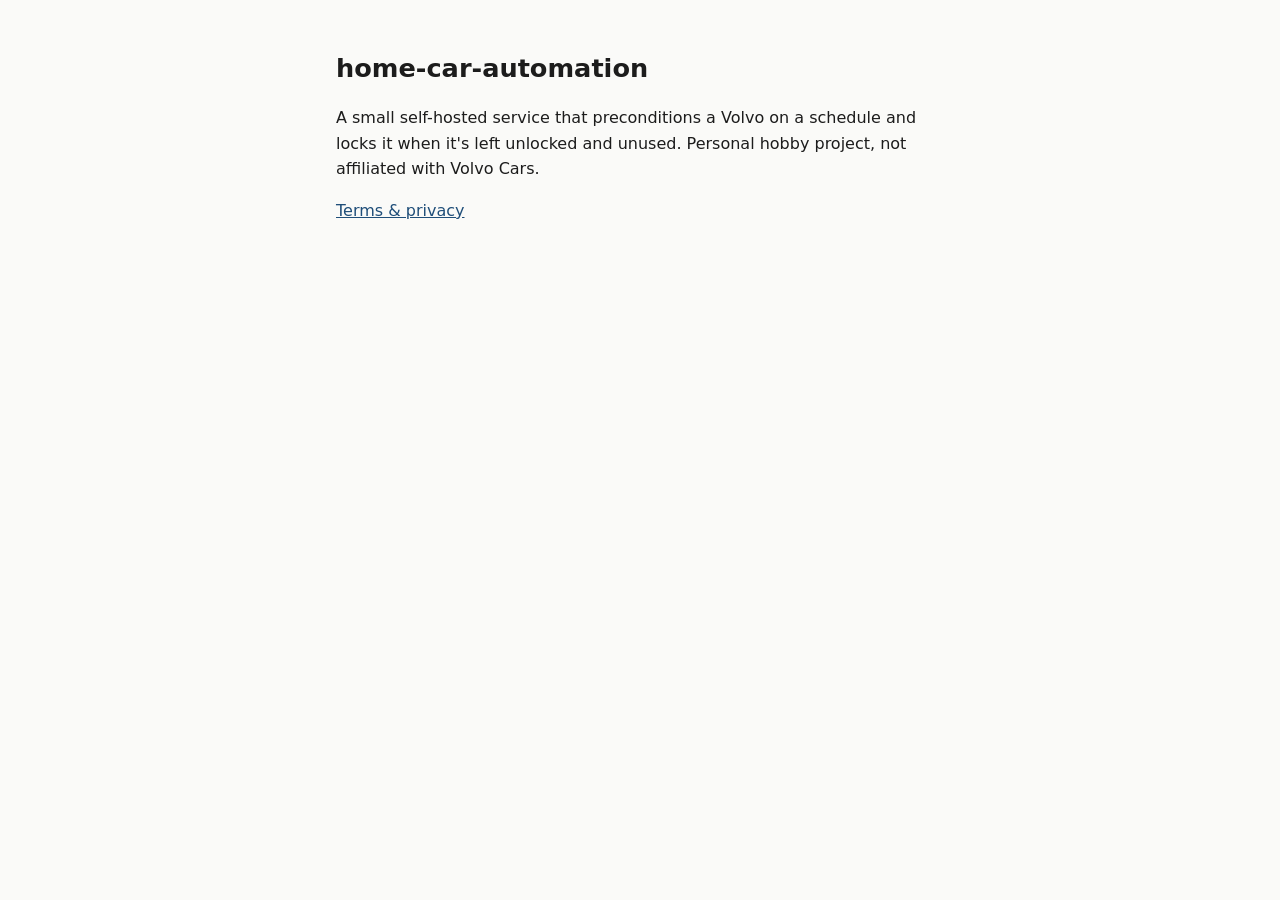
<file: index.html>
<!doctype html>
<html lang="en">
<head>
  <meta charset="utf-8">
  <meta name="viewport" content="width=device-width, initial-scale=1">
  <title>Home Car Automation</title>
  <link rel="stylesheet" href="style.css">
</head>
<body>
<main>
  <h1>home-car-automation</h1>
  <p>A small self-hosted service that preconditions a Volvo on a schedule and locks it when it's left
    unlocked and unused. Personal hobby project, not affiliated with Volvo Cars.</p>
  <p><a href="terms/">Terms &amp; privacy</a></p>
</main>
</body>
</html>
</file>
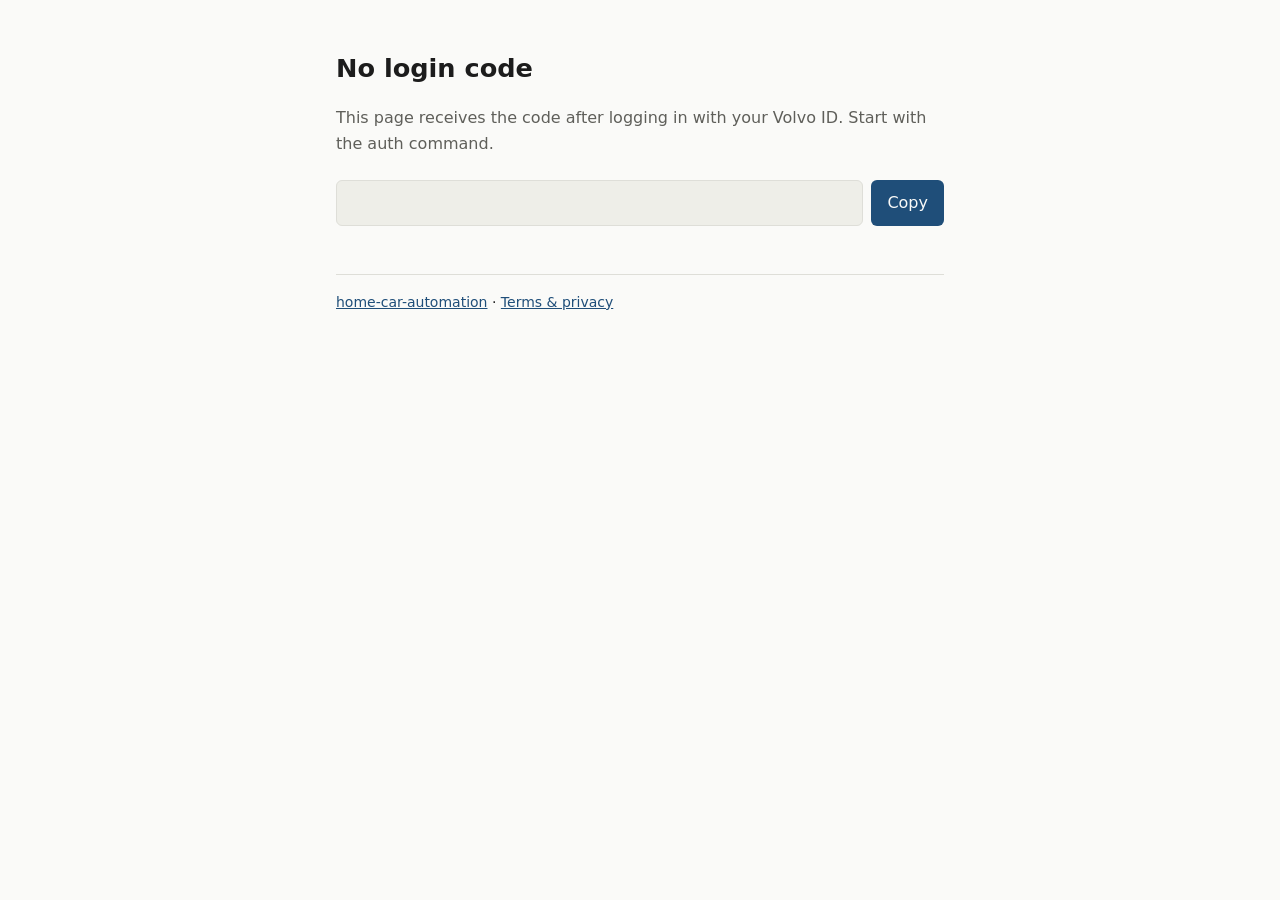
<file: callback/index.html>
<!doctype html>
<html lang="en">
<head>
  <meta charset="utf-8">
  <meta name="viewport" content="width=device-width, initial-scale=1">
  <meta name="referrer" content="no-referrer">
  <title>Login Code</title>
  <link rel="stylesheet" href="../style.css">
</head>
<body>
<main>
  <h1 id="title">Login complete</h1>
  <p id="intro" class="muted">Copy this command and run it where the service runs to finish linking your car.
    The code is single-use and expires within minutes. It never leaves this page.</p>
  <div class="code" id="box">
    <input id="cmd" readonly aria-label="Auth command">
    <button id="copy" type="button">Copy</button>
  </div>
  <p class="muted">Code only: <code id="code"></code></p>
  <footer><a href="../">home-car-automation</a> · <a href="../terms/">Terms &amp; privacy</a></footer>
</main>
<script>
  const q = new URLSearchParams(location.search);
  const code = q.get("code");
  const title = document.getElementById("title");
  const intro = document.getElementById("intro");
  if (code) {
    document.getElementById("cmd").value = `docker compose run --rm volvo auth '${code}'`;
    document.getElementById("code").textContent = code;
  } else {
    title.textContent = "No login code";
    intro.textContent = q.get("error")
      ? `Volvo returned an error: ${q.get("error")} ${q.get("error_description") || ""}`
      : "This page receives the code after logging in with your Volvo ID. Start with the auth command.";
    document.getElementById("box").hidden = true;
    document.getElementById("code").parentElement.hidden = true;
  }
  history.replaceState(null, "", location.pathname);
  document.getElementById("copy").onclick = async (e) => {
    await navigator.clipboard.writeText(document.getElementById("cmd").value);
    e.target.textContent = "Copied";
  };
</script>
</body>
</html>
</file>
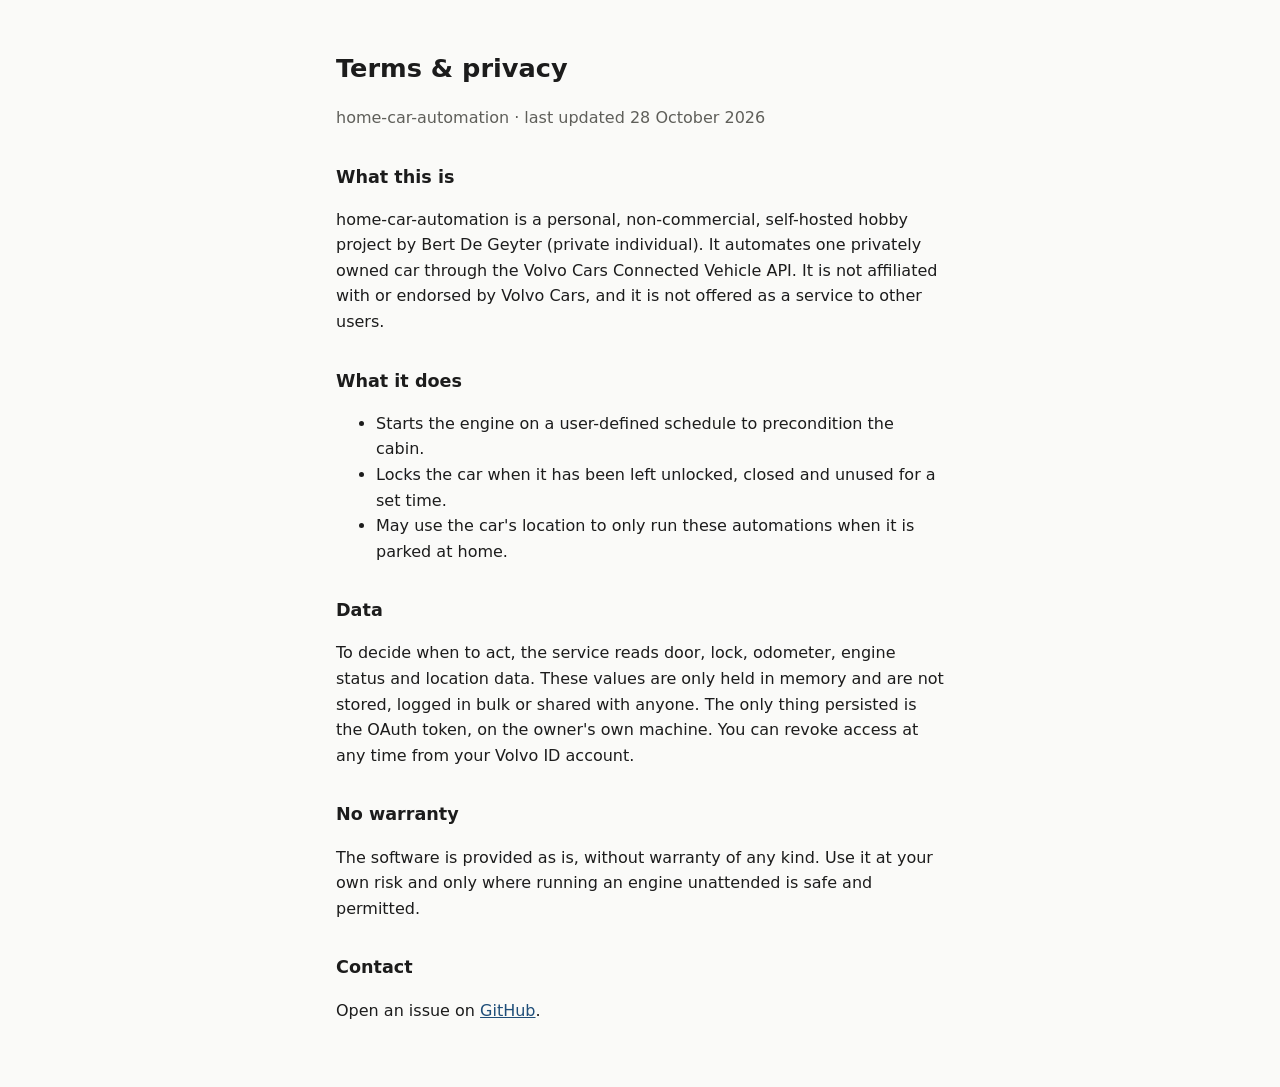
<file: terms/index.html>
<!doctype html>
<html lang="en">
<head>
  <meta charset="utf-8">
  <meta name="viewport" content="width=device-width, initial-scale=1">
  <title>Terms and Privacy</title>
  <link rel="stylesheet" href="../style.css">
</head>
<body>
<main>
  <h1>Terms &amp; privacy</h1>
  <p class="muted">home-car-automation · last updated 28 October 2026</p>

  <h2>What this is</h2>
  <p>home-car-automation is a personal, non-commercial, self-hosted hobby project by Bert De Geyter
    (private individual). It automates one privately owned car through the Volvo Cars Connected Vehicle API.
    It is not affiliated with or endorsed by Volvo Cars, and it is not offered as a service to other users.</p>

  <h2>What it does</h2>
  <ul>
    <li>Starts the engine on a user-defined schedule to precondition the cabin.</li>
    <li>Locks the car when it has been left unlocked, closed and unused for a set time.</li>
    <li>May use the car's location to only run these automations when it is parked at home.</li>
  </ul>

  <h2>Data</h2>
  <p>To decide when to act, the service reads door, lock, odometer, engine status and location data.
    These values are only held in memory and are not stored, logged in bulk or shared with anyone.
    The only thing persisted is the OAuth token, on the owner's own machine.
    You can revoke access at any time from your Volvo ID account.</p>

  <h2>No warranty</h2>
  <p>The software is provided as is, without warranty of any kind. Use it at your own risk and only where
    running an engine unattended is safe and permitted.</p>

  <h2>Contact</h2>
  <p>Open an issue on <a href="https://github.com/TheHolyWaffle/home-car-automation/issues">GitHub</a>.</p>
</main>
</body>
</html>
</file>
<file: style.css>
:root {
  --bg: #fafaf8;
  --fg: #1c1c1c;
  --muted: #5f5f5a;
  --line: #deded8;
  --accent: #1f4e79;
  --code-bg: #eeeee8;
}
@media (prefers-color-scheme: dark) {
  :root {
    --bg: #161616;
    --fg: #ececea;
    --muted: #a3a39d;
    --line: #333331;
    --accent: #8db8e0;
    --code-bg: #242422;
  }
}
* { box-sizing: border-box; }
body {
  margin: 0;
  background: var(--bg);
  color: var(--fg);
  font: 16px/1.6 system-ui, -apple-system, "Segoe UI", sans-serif;
}
main { max-width: 640px; margin: 0 auto; padding: 48px 16px; }
h1 { font-size: 1.6rem; margin: 0 0 8px; }
h2 { font-size: 1.1rem; margin: 32px 0 8px; }
p, li { color: var(--fg); }
.muted { color: var(--muted); }
a { color: var(--accent); }
.code {
  display: flex;
  gap: 8px;
  margin: 24px 0;
}
.code input {
  flex: 1;
  min-width: 0;
  padding: 10px 12px;
  border: 1px solid var(--line);
  border-radius: 6px;
  background: var(--code-bg);
  color: var(--fg);
  font: 14px ui-monospace, Menlo, monospace;
}
button {
  padding: 10px 16px;
  border: 0;
  border-radius: 6px;
  background: var(--accent);
  color: var(--bg);
  font: inherit;
  cursor: pointer;
}
pre {
  overflow-x: auto;
  padding: 12px;
  border-radius: 6px;
  background: var(--code-bg);
  font-size: 13px;
}
footer { margin-top: 48px; padding-top: 16px; border-top: 1px solid var(--line); font-size: 14px; }
</file>
